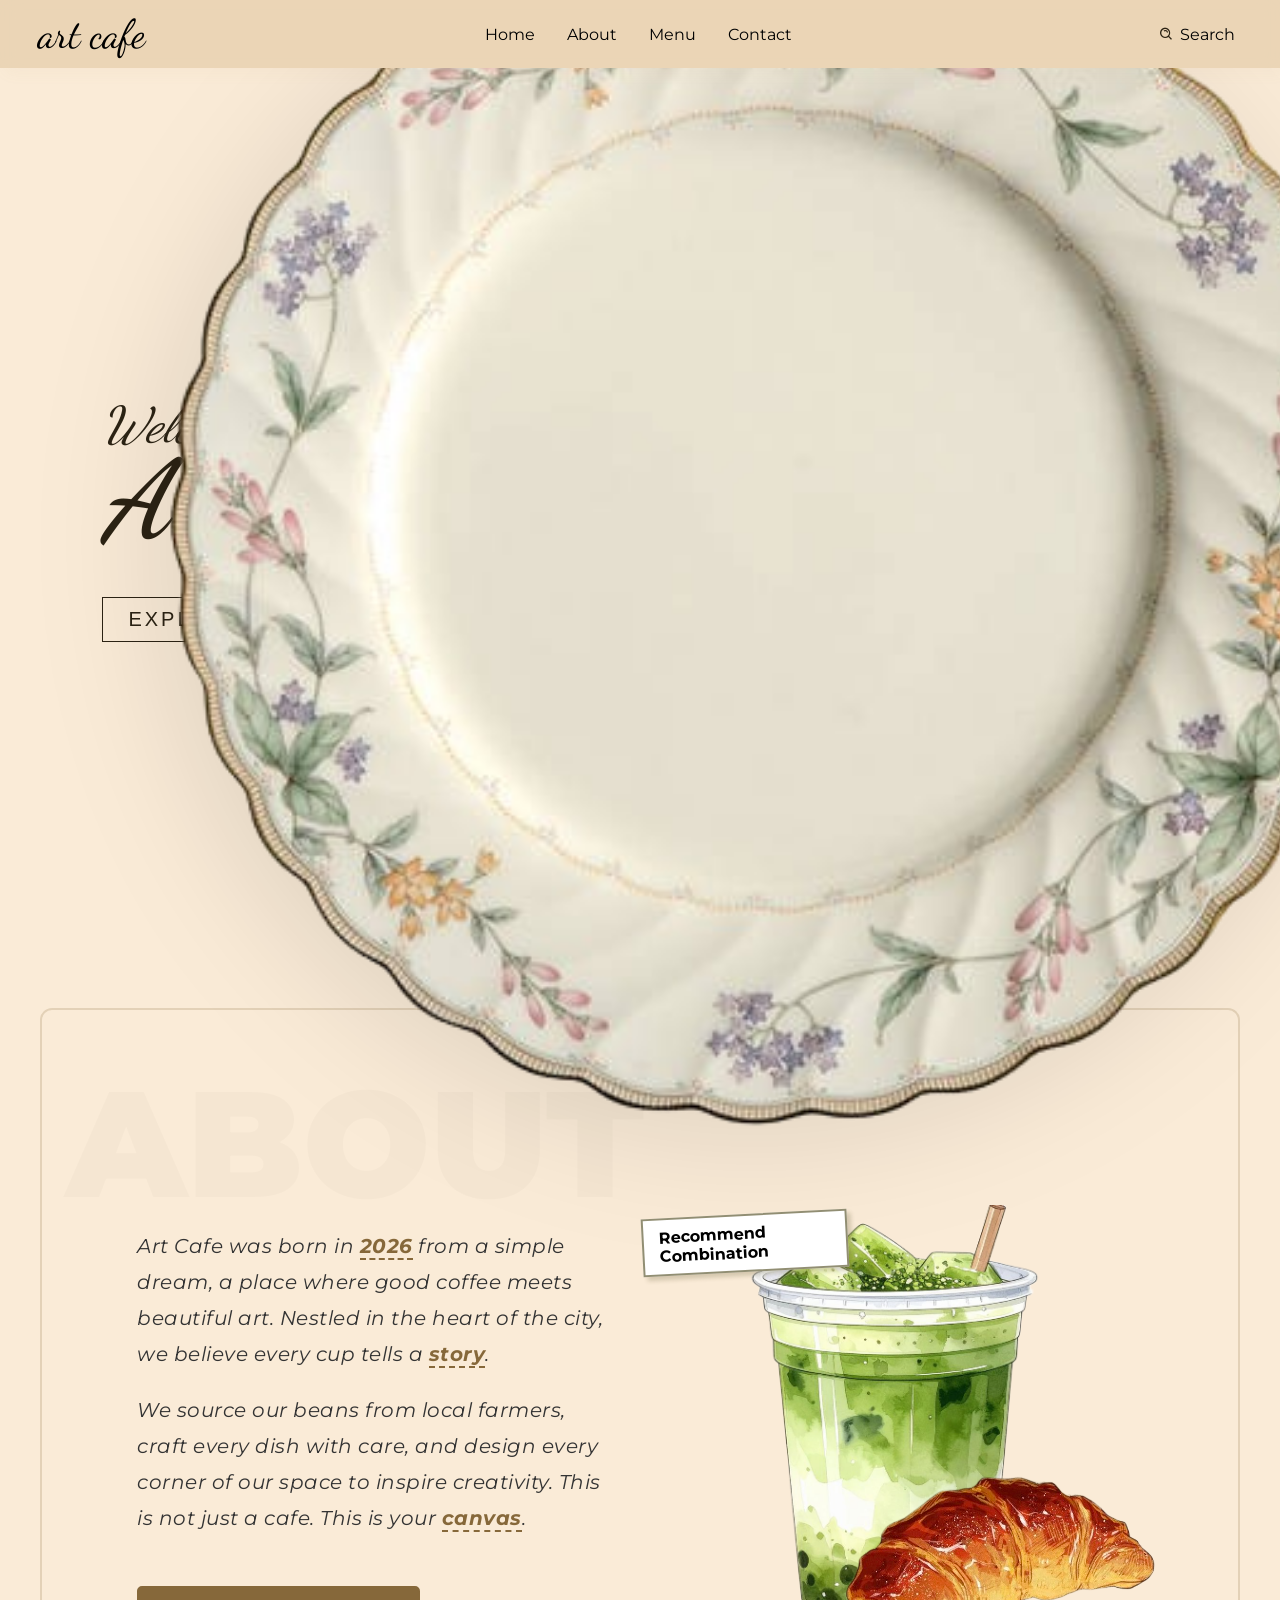
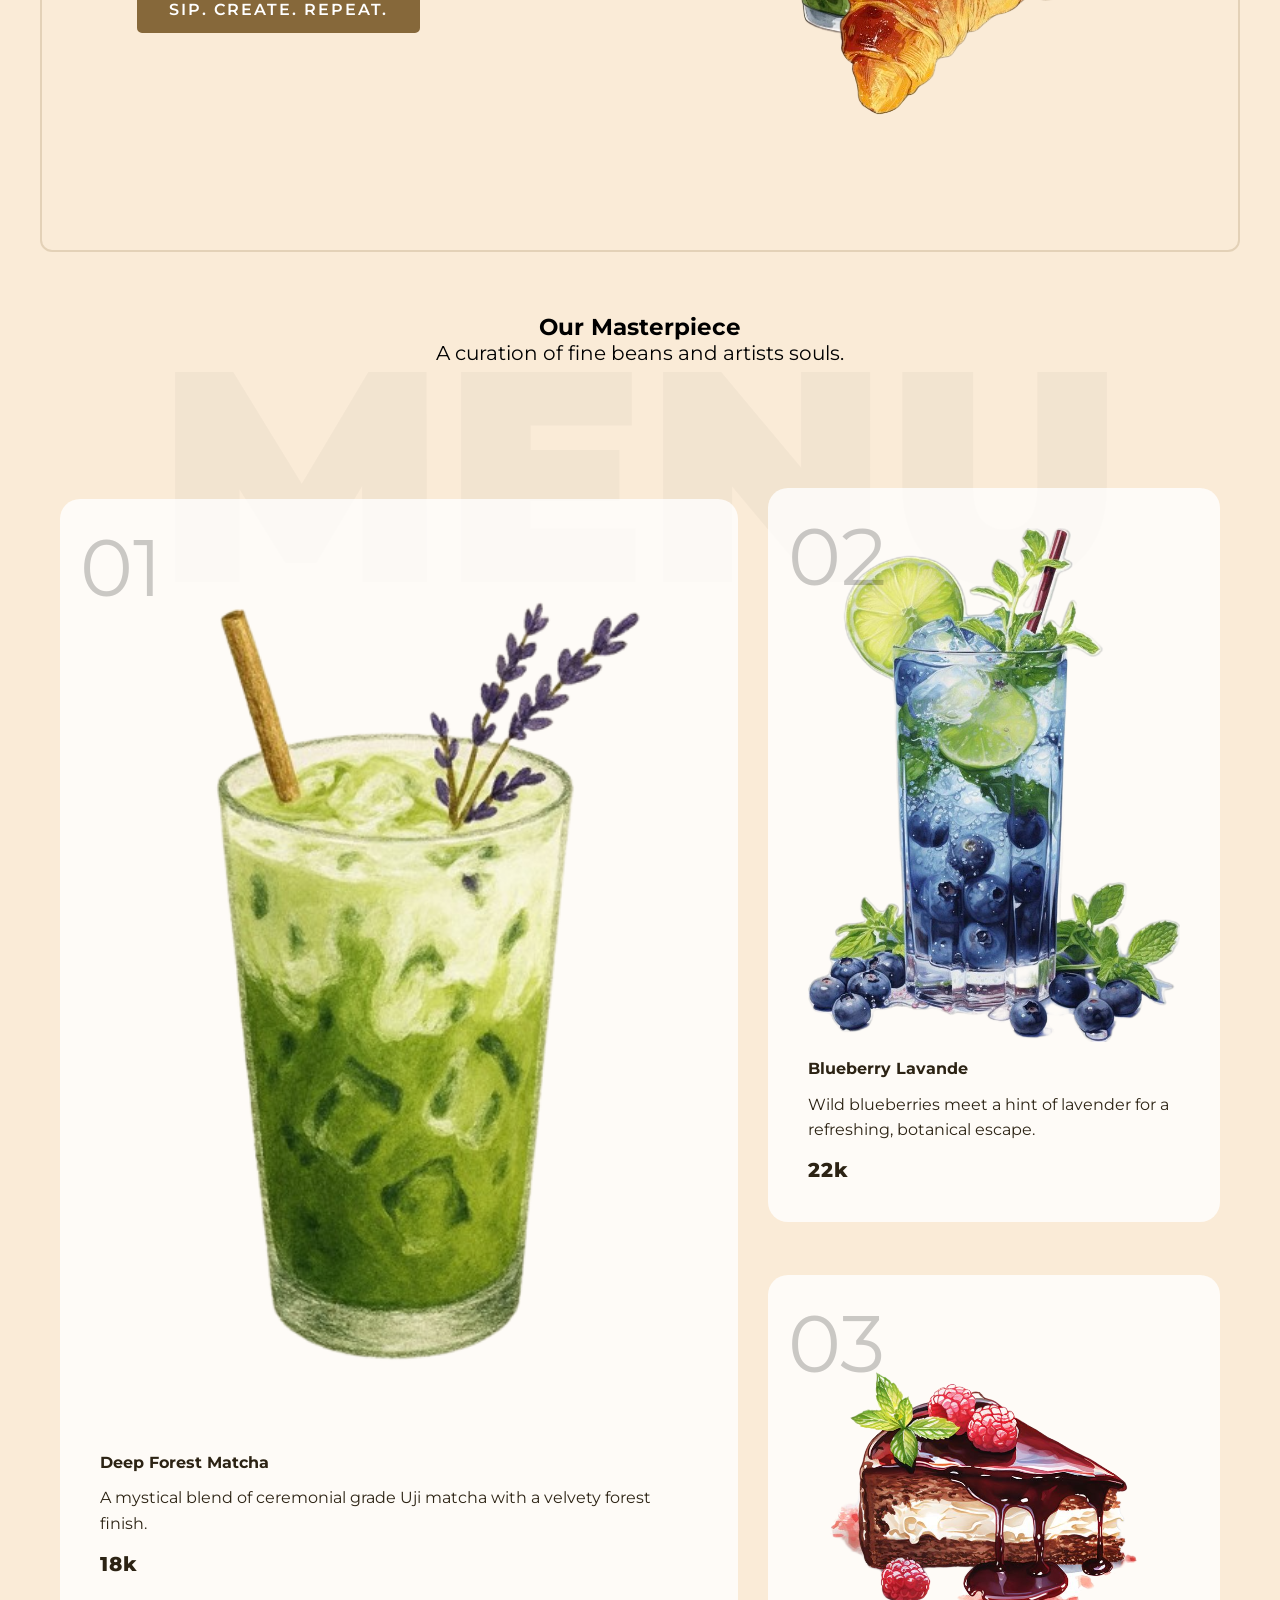
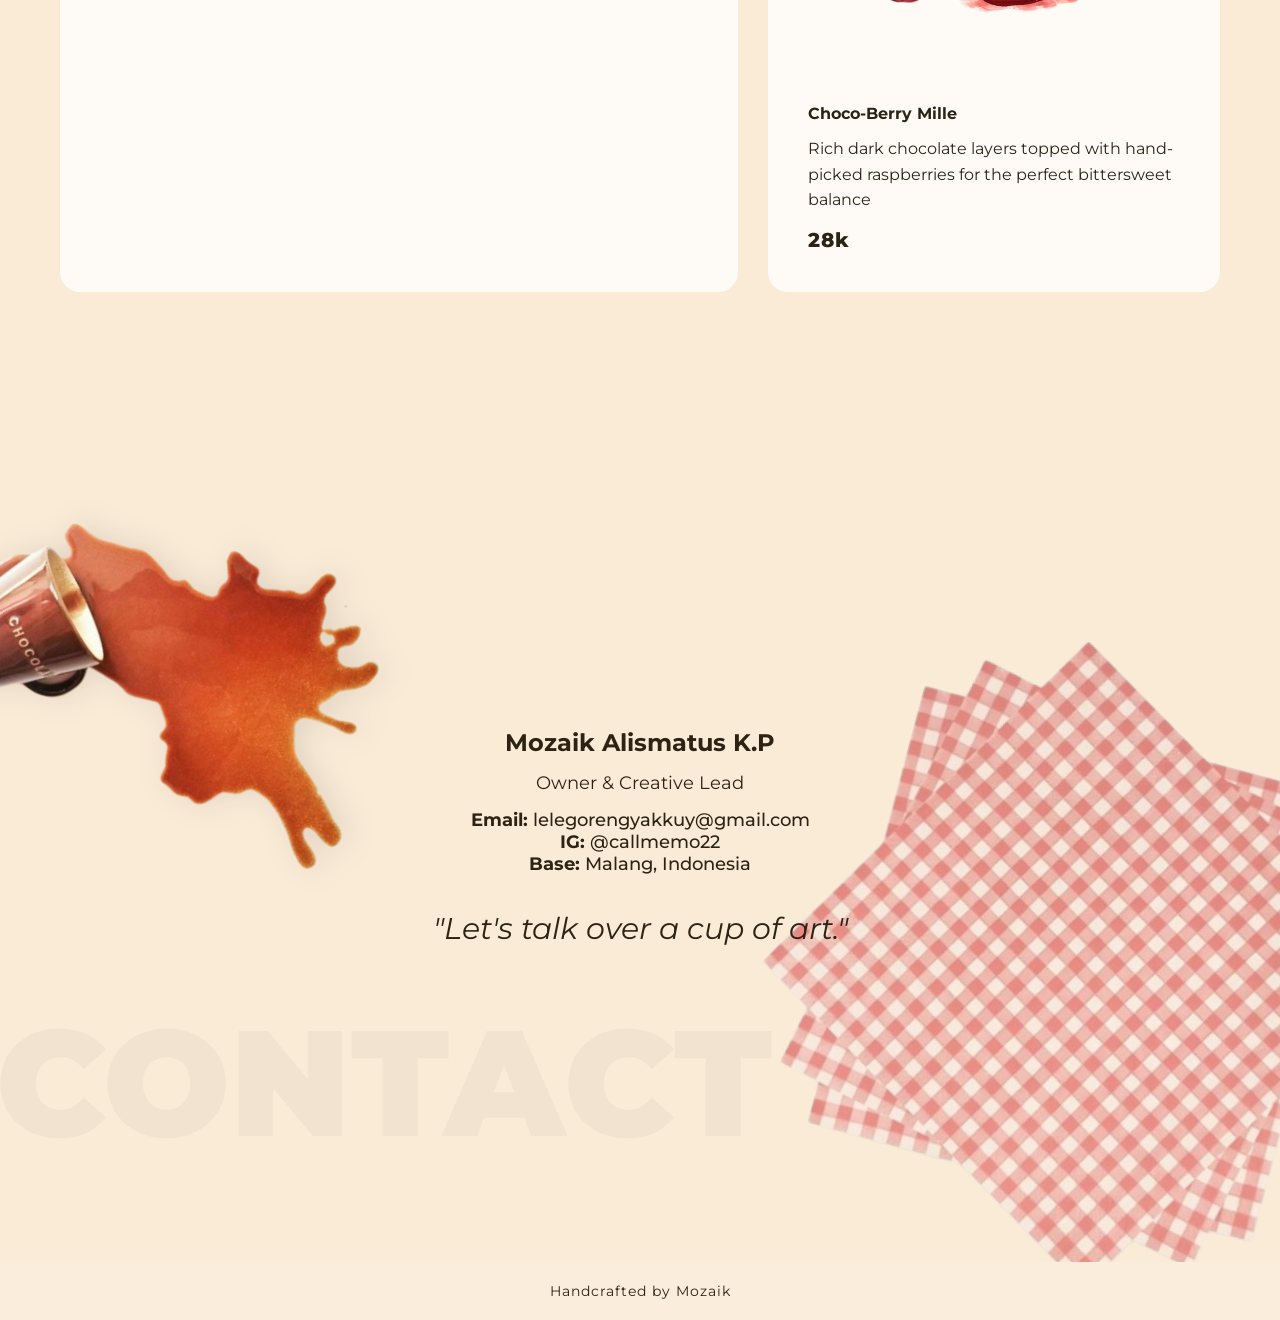
<file: cafe/index.html>
<!DOCTYPE html>
<html lang="en">
    <head>
        <meta charset="UTF-8">
        <meta name="viewport" content="width=device-width, initial-scale=1.0">
        <link rel="stylesheet" href="style.css">
        <!-- Basic Icons -->
        <link href='https://unpkg.com/boxicons@2.1.4/css/boxicons.min.css' rel='stylesheet'>
        <title>Art Cafe</title>
    </head>
    <body>
        <header>
            <a href="#home" class="judul">art cafe</a>
            <div class="tiga-container" tabindex="0">

                <input type="checkbox" id="tiga-check" class="tiga-check">

                <label for="tiga-check" class="tiga-label">
                    <i class="bx bx-menu"></i>
                </label>
                
                <nav class="list">

                    <label for="tiga-check" class="close-overlay"></label>

                    <ul>
                        <li><a href="#home">Home</a></li>
                        <li><a href="#about">About</a></li>
                        <li><a href="#menu">Menu</a></li>
                        <li><a href="#contact">Contact</a></li>
                    </ul>
                </nav>
                <div class="link">
                    <div class="search-bar">
                        <i class="bx bx-search-alt"></i>
                        <a class="search" href="#search">Search</a>
                    </div>
                </div>
            </div>
        </header>
        
        <main>
            <section class="page1" id="home">
                <div class="home-title">
                    <p class="p1">Welcome to</p>
                    <p class="p2">ART CAFE</p>
                    <p class="p3">Explore the Gallery</p>
                </div>
                <div class="bg-plate" id="plate">
                    <img src="asset/plate.png" alt="Plate Rotate" class="plate">
                </div>
            </section>

            <section class="page2" id="about">
                <div class="about-title">
                    <p>Art Cafe was born in <span class="highlight">2026</span> from a simple dream, a place where good coffee meets beautiful art. 
                        Nestled in the heart of the city, we believe every cup tells a <span class="highlight">story</span>.</p>
                    <p>We source our beans from local farmers, craft every dish with care, and design every corner of our space to inspire creativity. 
                        This is not just a cafe. This is your <span class="highlight">canvas</span>.</p>
                    <div class="tombol-slogan">
                        <a href="#menu" class="btn-sip">Sip. Create. Repeat.</a>
                    </div>
                </div>
                <div class="img-page2">
                    <span>Recommend Combination</span>
                    <img src="asset/Fresh-matcha.png" alt="Matcha Fresh" class="matcha">
                    <img src="asset/croissant.png" alt="Croissant Original" class="croissant">
                </div>
            </section>

            <section class="page3" id="menu">
                <div class="menu-title">
                    <h3>Our Masterpiece</h3>
                    <p>A curation of fine beans and artists souls.</p>
                </div>
                <div class="box-container">
                    <div class="menu-item signature">
                        <span class="item-number">01</span>
                        <div class="card-img">
                            <img src="asset/signature/matcha-ice.png" alt="Matcha Ice Deep" class="matcha-ice">
                        </div>
                        <div class="card-info">
                            <h4>Deep Forest Matcha</h4>
                            <p>A mystical blend of ceremonial grade Uji matcha with a velvety forest finish.</p>
                        </div>
                        <div class="price">18k</div>
                    </div>
                    <div class="menu-item cold">
                        <span class="item-number">02</span>
                        <div class="card-img">
                            <img src="asset/blueberry-drink.png" alt="Blueberry Drink" class="blueberry">
                        </div>
                        <div class="card-info">
                            <h4>Blueberry Lavande</h4>
                            <p>Wild blueberries meet a hint of lavender for a refreshing, botanical escape.</p>
                        </div>
                        <div class="price">22k</div>
                    </div>
                    <div class="menu-item summer">
                        <span class="item-number">03</span>
                        <div class="card-img">
                            <img src="asset/chesscake-chocolate.png" alt="Cheesscake Choco" class="cheese-cake">
                        </div>
                        <div class="card-info">
                            <h4>Choco-Berry Mille</h4>
                            <p>Rich dark chocolate layers topped with hand-picked raspberries for the perfect bittersweet balance</p>
                        </div>
                        <div class="price">28k</div>
                    </div>
                </div>
            </section>

            <section class="page4" id="contact">
                <div class="contact-container">
                    <div class="contact-gambar">
                        <img src="asset/choco-tumpah.png" alt="Spilled Chocolate" class="choco">
                        <img src="asset/serbet-3.png" alt="Napkin" class="napkin">
                    </div>
                    <div class="contact-content">
                        <h2>Mozaik Alismatus K.P</h2>
                        <p class="role">Owner & Creative Lead</p>

                        <div class="info-link">
                            <p><strong>Email:</strong> lelegorengyakkuy@gmail.com</p>
                            <a href="https://www.instagram.com/callmemo22/"><strong>IG:</strong> @callmemo22</a>
                            <p><strong>Base:</strong> Malang, Indonesia</p>
                        </div>

                        <p class="slogan">"Let's talk over a cup of art."</p>
                    </div>
                </div>
            </section>
        </main>

        <footer>
            <p>Handcrafted by Mozaik</p>
        </footer>

        <a href="#home" class="back-to-top" aria-label="Back to top">
            <i class="bx bx-arrow-to-top"></i>
        </a>

    </body>
</html>
</file>
<file: cafe/style.css>
@import url('https://fonts.googleapis.com/css2?family=Dancing+Script:wght@400..700&family=Montserrat:ital,wght@0,100..900;1,100..900&display=swap');

* {
    margin: 0;
    padding: 0;
    box-sizing: border-box;
}

:root {
    scroll-timeline: --main-scroll block;
}

body, html {
    background-color: antiquewhite;
    scroll-behavior: smooth;
    font-family: "Montserrat", sans-serif;
    width: 100%;
    -ms-overflow-style: none;
    scrollbar-width: none;
}

body::-webkit-scrollbar{
    display: none;
}

header {
    display: flex;
    justify-content: space-between;
    align-items: center;
    padding: 10px 3%;
    position: sticky;
    top: 0;
    background-color: rgba(228, 204, 169, 0.7);
    backdrop-filter: blur(10px);
    z-index: 100;
    box-shadow: 5px 5px 15px rgba(184, 148, 94, 0.05);
    transition: background-color 0.4s ease
}

a {
    text-decoration: none;
}

main {
    overflow-x: hidden;
}

#about, #menu {
    scroll-margin-top: 80px;
}

.page1, .page2, .page3, .page4 {
    max-width: 100%;
    overflow-x: hidden;
}

/* header */

.tiga-check,
.tiga-label {
    display: none;
}

.list ul {
    display: flex;
    gap: 2rem;
    list-style: none;
    font-size: 16px;
}

.link {
    order: 2;
    color: #2c2314;
    margin-left: 20px;
}

.link:hover {
    color: #86683a;
}

.list {
    position: static;
    transform: none;
    order: 1;
    margin-left: auto;
    margin-right: auto;
}

.tiga-container {
    display: flex;
    align-items: center;
    gap: 0;
    flex: 1;
    justify-content: flex-end;
}


/* page 1 */

.page1 {
    display: flex;
    padding: 0;
    min-height: 100vh;
    overflow: visible;
    align-items: center;
    position: relative;
    width: 100%;
    justify-content: flex-start;
    z-index: 10;
}

/* page 2 */

.page2 {
    display: flex;
    padding: 20px;
    min-height: 85vh;
    width: auto;
    position: relative;
    justify-content: space-between;
    align-items: center;
    flex-direction: row;
    border: 2px solid rgba(134, 104, 58, 0.2);
    border-radius: 12px;
    margin: 40px;
    padding: 60px;
    overflow: hidden;
}

.page2::before {
    content: "ABOUT";
    position: absolute;
    top: 5%;
    left: 2%;
    font-size: 150px;
    font-weight: 900;
    color: rgba(0, 0, 0, 0.02);
    z-index: 2;
}

/* page 3 */

.page3 {
    display: flex;
    flex-direction: column;
    padding: 20px;
    min-height: 85vh;
    width: 100%;
    position: relative;
    justify-content: center;
    align-items: center;
}

.page3::before {
    content: "MENU";
    position: absolute;
    top: 0%;
    align-items: center;
    font-size: 300px;
    font-weight: 900;
    color: rgba(0, 0, 0, 0.03);
    z-index: 1;
    white-space: nowrap;
    pointer-events: none;
}

/* page 4 */

.page4 {
    display: flex;
    min-height: 100vh;
    width: 100%;
    position: relative;
    justify-content: center;
    align-items: center;
    overflow: hidden;
    z-index: 40;
    flex-direction: column;
}

.page4::before {
    content: "CONTACT";
    position: absolute;
    top: 80%;
    left: 30%;
    transform: translate(-50%, -50%);
    font-size: 150px;
    font-weight: 900;
    color: rgba(0, 0, 0, 0.03);
    z-index: 1;
    pointer-events: none;
}


/* navbar */

.judul {
    font-size: 40px;
    font-family: "Dancing Script", cursive;
    color: #000;
}

.list a {
    color: #000;
    position: relative;
}

.list a:hover {
    color: rgb(134, 104, 58);
}

.list a::after {
    content: '';
    position: absolute;
    bottom: -2px;
    left: 50%;
    width: 0px;
    transform: translateX(-50%) scaleX(0);
    height: 2px;
    background: rgb(104, 80, 44);
    transition: 0.4s;
}

.list a:hover::after {
    transform: translateX(-50%) scaleX(1);
    width: 100%;
}

.link {
    display: flex;
    gap: 5px;
}

.search-bar {
    height: 30px;
    width: 90px;
    align-items: center;
    justify-content: center;
    display: flex;
    gap: 5px;
    padding: auto;
}

.search {
    color: #000;
}



/* page 1 section */

.home-title {
    display: flex;
    flex-direction: column;
    justify-content: center;
    align-items: flex-start;
    color: #2c2314;
    font-family: "Dancing Script", cursive;
    z-index: 2;
    margin-left: 8vw;
}


.p1 {
    font-size: 50px;
    font-weight: 400;
    font-style: italic;
}

.p2 {
    font-size: 110px;
    font-weight: 600;
    font-style: italic;
    letter-spacing: 2px;
    margin-top: -20px;
}

.p3 {
    font-size: 20px;
    font-weight: 400;
    margin-top: 30px;
    padding: 10px 25px;
    border: 1px solid #2c2314;
    cursor: pointer;
    transition: 0.4s cubic-bezier(0.4, 0, 0.2, 1);
    font-family: 'Poppins', sans-serif;
    text-transform: uppercase;
    letter-spacing: 3px;

}

.p3:hover {
    background: #2c2314;
    color: #fdf5e6;
}

.bg-plate {
    display: flex;
    position: absolute;
    z-index: 5;
    flex: 1.2;
    right: -10%;
    top: 50%;
    transform: translateY(-50%);
    justify-content: flex-end;
    align-items: center;
    overflow: visible;
    pointer-events: none;
}

.plate {
    width: 140vh;
    height: 140vh;
    max-width: none;
    animation: moving-rotate 25s linear infinite;
    animation-timing-function: linear;
    filter: drop-shadow(-20px 20px 60px rgba(0, 0, 0, 0.1));
}

@keyframes moving-rotate {
    0% {transform: translateX(25%) rotate(0deg);}
    100% {transform: translateX(25%) rotate(360deg);}
}



/* page 2 section */

.about-title {
    display: flex;
    max-width: 500px;
    padding: 15px;
    margin: 20px;
    flex-direction: column;
}

.about-title p {
    margin-bottom: 20px; 
    font-size: 20px;
    font-weight: 400;
    font-style: italic;
    line-height: 1.8;
    color: #333;
    letter-spacing: 0.5px;
}

.highlight {
    color: #86683a;
    font-weight: 700;
    border-bottom: 2px dashed #86683a;
}

.img-page2 {
    position: relative;
    width: 60%;
    height: 80vh;
    display: flex;
    justify-content: center;
    align-items: center;
}

.img-page2 span {
    position: absolute;
    z-index: 30;
    right: 330px;
    top: 20%;
    background: #fff;
    padding: 8px 15px;
    border: 2px solid #413b0d93;
    font-weight: bold;
    transform: rotate(-3deg);
    box-shadow: 4px 4px 4px rgba(65, 59, 13, 0.2);
    transition: 0.3s;
}

.img-page2 span:hover {
    transform: rotate(deg) scale(1.1);
}

.matcha {
    position: absolute;
    width: 350px;
    right: 100px;
    z-index: 10;
}

.croissant {
    position: absolute;
    width: 350px;
    top: 48%;
    right: 20px;
    z-index: 20;
}

.btn-sip {
    display: inline-block;
    margin-top: 30px;
    padding: 12px 30px;
    background-color: #86683a;
    color: #fff;
    font-weight: 600;
    letter-spacing: 1px;
    border-radius: 5px;
    border: 2px solid #86683a;
    text-transform: uppercase;
    letter-spacing: 2px;
    transition: all 0.3s ease;
}

.btn-sip:hover {
    background-color: transparent;
    color: #86683a;
    transform: translateY(-3px);
}

/* page 3 section */

.menu-title {
    font-size: 20px;
    text-align: center;
    max-width: 600px;
    margin: 0 auto 50px auto;
}

.menu-item {
    position: relative;
    background-color: rgba(255, 255, 255, 0.8);
    border-radius: 20px;
    padding: 40px;
    overflow: visible;
    z-index: 3;
    margin-top: 5%;
}

.box-container {
    max-width: 1200px;
    display: grid;    
    margin: 0 auto;
    grid-template-columns: 1.5fr 1fr;
    grid-template-rows: auto auto;
    gap: 30px;
    padding: 50px 20px;
    z-index: 2;
    position: relative;
}

.menu-item.signature {
    grid-row: span 2;
}

.item-number {
    position: absolute;
    top: 20px;
    left: 20px;
    font-size: 5rem;
    opacity: 0.2;
    z-index: 1;
}

.card-img img {
    width: 100%;
    height: auto;
    object-fit: contain;
}

.card-info {
    display: flex;
    line-height: 1.6;
    color: #2c2314;
    flex-direction: column;
    gap: 10px;
    margin-top: 10px;
}

.price {
    display: flexbox;
    margin-top: 15px;
    font-weight: 800;
    color: #2c2314;
    font-size: 20px;
    letter-spacing: 1px;
}


/* page 4 section */

.contact-container {
    display: flex;
    justify-content: flex-end;
    align-items: center;
    height: 100vh;
}

.contact-gambar img {
    position: absolute;
    z-index: 2;
}

.contact-content {
    position: relative;
    z-index: 20;
    justify-content: flex-end;
    color: #2c2314;
    padding: 40px;
    margin-top: 50px;
    align-items: center;
    text-align: center;
    display: flex;
    flex-direction: column;
    gap: 15px;
}

.role {
    font-size: 18px;
    font-weight: 400;
}

.info-link a {
    color: #2c2314;
}

.info-link a:hover {
    color: #a77c32;
}

.info-link {
    font-size: 18px;
    font-weight: 500;
}

.slogan {
    margin-top: 20px;
    font-size: 30px;
    font-weight: 400;
    font-style: italic;
}

.choco {
    top: -20px;
    left: -30px;
    width: 400px;
    transform: rotate(-50deg);
    filter: drop-shadow(5px 5px 15px rgba(0,0,0,0.1));
}

.napkin {
    bottom: -15%;
    right: -10%;
    width: 50vw;
    position: absolute;
    z-index: 5;
    opacity: 0.5;
    transform: rotate(15deg);
    pointer-events: none;
}

/* footer */

footer {
    width: 100%;
    padding: 20px 0;
    background: rgba(255, 255, 255, 0.1);
    display: flex;
    justify-content: center;
    align-items: center;
    position: relative;
    z-index: 1;
    position: absolute;
}

footer p {
    font-size: 14px;
    color: #2c2314;
    letter-spacing: 1px;
}

/* back to top */

.back-to-top {
    position: fixed;
    bottom: 20px;
    right: 20px;
    padding: 12px;
    background-color: #86683a;
    color: #fff;
    border-radius: 50%;
    z-index: 1000;
    transition: all 0.3s ease;
    filter: drop-shadow(2px 2px 5px rgba(0,0,0,0.2));
    animation: show-btt linear both;
    animation-timeline: --main-scroll;
    animation-range: 5% 15%;
    display: flex;
    opacity: 0;
    transform: translateY(50px);
}

.back-to-top:hover {
    background-color: #a77c32;
    transform: translateY(-5px);
}

@keyframes show-btt {
    from {
        opacity: 0;
        transform: translateY(50px);
    }

    to {
        opacity: 1;
        transform: translateY(0);
    }
}


@media (max-width: 760px ) {
    
    body, html {
        overflow-x: hidden;
    }

    header {
        display: flex;
        justify-content: space-between;
        align-items: center;
        padding: 0 5%;
        position: sticky;
        top: 0;
        z-index: 9999;
        background-color: rgba(228, 204, 169, 0.95);
    }

    .tiga-check {
        display: none;
    }

    .tiga-container {
        display: flex;
        align-items: center;
        margin-left: auto;
        gap: 10px;
        flex: none;
        position: relative;
        outline: none;
    }

    .tiga-label {
        margin: 0;
        padding: 10px;
        cursor: pointer;
        z-index: 200;
        font-size: 30px;
        color: #2c2314;
        transition: all 0.3s ease-in-out;
        display: flex;
        font-size: 30px;
        order: 2;
        background: none;
        border: none;
        outline: none;
        -webkit-tap-highlight-color: transparent;
    }

    .tiga-label:hover {
        color: #86683a;
    }

    .list {
        position: fixed;
        top: 0;
        right: -100%;
        width: 70%;
        height: 100vh;
        visibility: hidden;
        background-color: rgba(228, 204, 169, 0.98);
        backdrop-filter: blur(10px);
        transition: 0.3s ease-in-out;
        z-index: 150;
        display: flex;
        flex-direction: column;
        justify-content: center;
        align-items: center;
        gap: 20px;
        padding: 50px;
        left: auto;
        transform: none;
        transition: transform 0.4s ease, opacity 0.3s ease, visibility 0.4s;
    }

    .list ul {
        display: flex;
        flex-direction: column;
        gap: 1.5rem;
        width: 100%;
        text-align: center;
        position: relative;
        z-index: 2;
    }

    .list a {
        font-size: 18px;
        font-weight: 500;
        color: #2c2314;
        display: block;
        width: 100%;
        letter-spacing: 1px;
    }

    .link {
        order: 1;
        margin-left: 0;
    }
    
    .tiga-check:checked ~ .list {
        right: 0;
        visibility: visible;
    }

    .list ul li a {
        display: block;
        position: relative;
        z-index: 5;
    }

    .bg-plate {
        right: -25%;
    }

    .plate {
        width: 100vh;
        height: 100vh;
        opacity: 0.8;
    }

    .home-title {
        z-index: 10;
        text-align: center;
        align-items: center;
        width: 90%;
        margin-left: auto;
        margin-right: auto;
        gap: 15px;
    }

    .p1 {
        font-size: 30px;
    }

    .p2 {
        font-size: 50px;
        letter-spacing: 1px;
    }

    .p3 {
        font-size: 16px;
        padding: 8px 15px;
    }

    .page2 {
        display: flex;
        flex-direction: column;
        align-items: center;
        text-align: center;
        width: auto;
        box-sizing: border-box;
        padding: 5px;
        z-index: 10;
        position: relative;
        z-index: 10;
        overflow: visible;
    }

    .page2::before {
        font-size: 80px;
        left: 15%;
        top: 1%;
    }

    .img-page2 {
        position: relative;
        width: 85%;
        left: 25%;
        margin: 0 auto;
        z-index: 20;
    }

    .img-page2 img {
        width: 100%;
        height: auto;
    }

    .img-page2 img.croissant {
        position: absolute;
        width: 100%;
        height: auto;
        right: 30px;
        top: 80%;
        transform: translateY(-50%);
        z-index: 30;
    }

    .img-page2 span {
        right: 80px;
        top: 20%;   
        font-size: 12px;
        padding: 10px 15px;
        white-space: nowrap;
    }

    .about-title {
        width: 90%;
        margin: 0 auto;
    }

    .page3::before {
        font-size: 130px;
        top: 2%;
    }

    .box-container {
        display: grid;
        grid-template-columns: 1fr;
        gap: 20px;
        justify-items: center;
        width: 85%;
        height: 100%;
    }

    .page4::before {
        font-size: 80px;
        top: 8%;
        left: 50%;
    }

    .contact-content {
        padding: 0 15px;
        width: 90%;
        z-index: 10;
        margin-top: 20px;
    }

    .contact-content h2 {
        font-size: 24px;
    }

    .contact-content p, .info-link a {
        font-size: 16px;
    }

    .napkin {
        width: 100vw;
        bottom: -10%;
        right: -10%;
        opacity: 0.3;
        z-index: 1;
    }

    .choco {
        width: 250px;
        top: -10px;
        left: -20px;
    }
}
</file>
